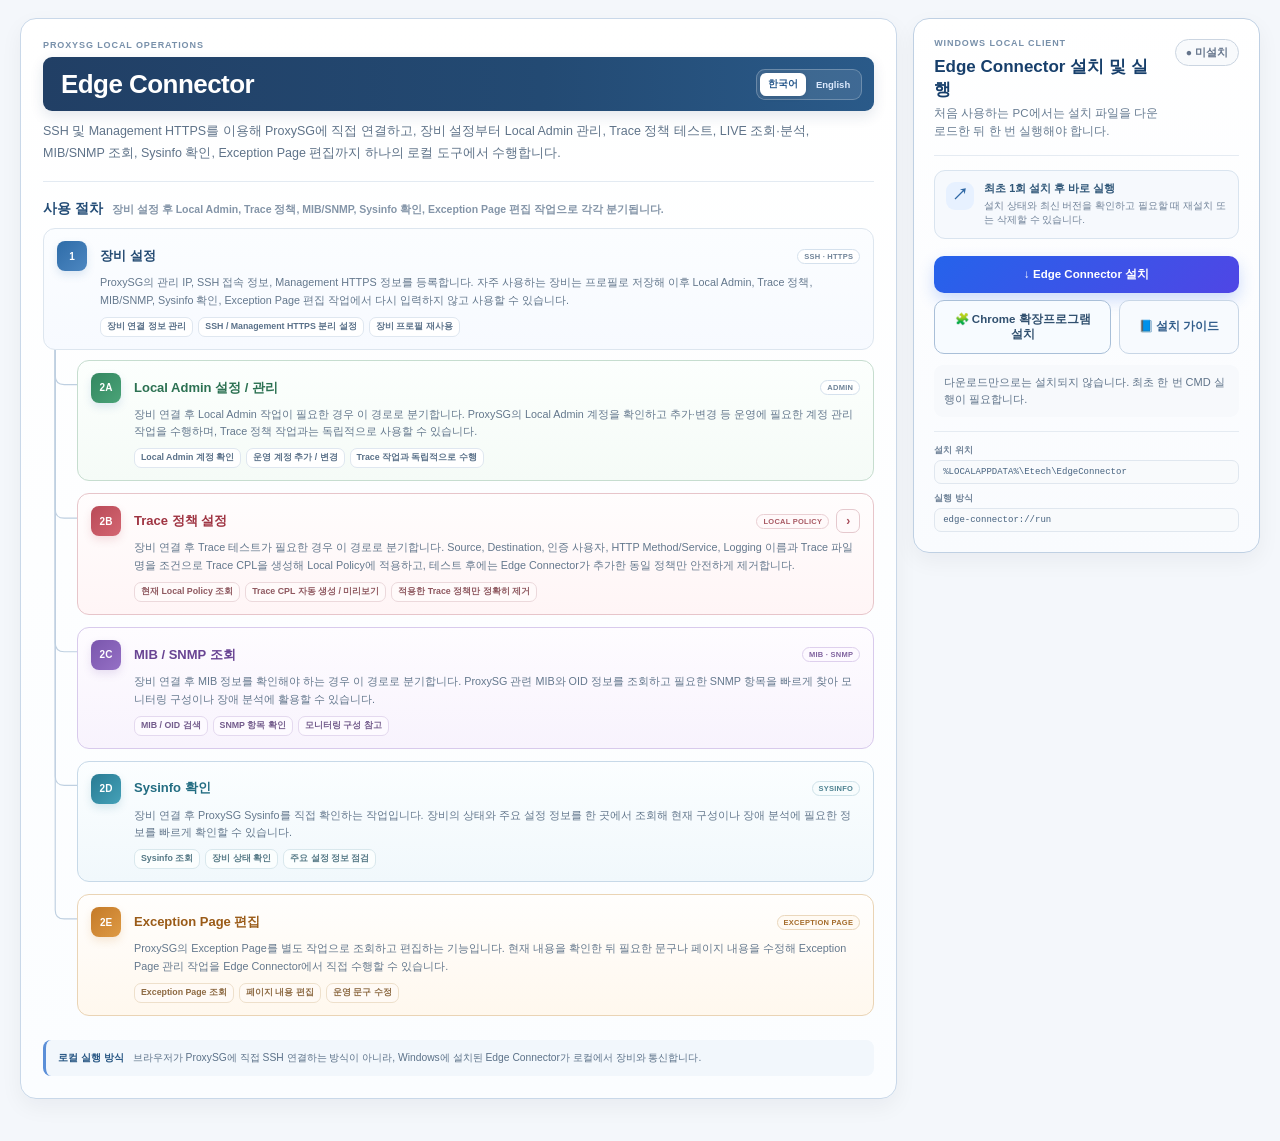
<file: index.html>
<!doctype html>
<html lang="ko">
<head>
<link rel="icon" href="data:image/svg+xml,%3Csvg xmlns='http://www.w3.org/2000/svg' viewBox='0 0 100 100'%3E%3Ctext y='.9em' font-size='90'%3E🌠%3C/text%3E%3C/svg%3E">
<link rel="stylesheet" href="https://etech-symantec.github.io/style.css" />
<link rel="preconnect" href="https://fonts.googleapis.com">
<link rel="preconnect" href="https://fonts.gstatic.com" crossorigin>
<link href="https://fonts.googleapis.com/css2?family=Do+Hyeon&display=swap" rel="stylesheet">
<meta charset="utf-8">
<meta name="viewport" content="width=device-width,initial-scale=1">
<meta name="color-scheme" content="light">
<title>ProxySG Edge Connector</title>
<link rel="stylesheet" href="./styles.css">

</head>
<body>
<script>
  window.pageTitle = "Edge Connector";
  window.pageVersion = "ver.2026.10.16";
</script> 
<script src="https://etech-symantec.github.io/header.js"></script>
  
<main class="page">
  <div class="main-grid">

    <!-- 왼쪽: Edge Connector 상세 기능 카드 -->
    <section class="card info-card">
      <div class="info-card-head">
        <div class="eyebrow">ProxySG Local Operations</div>

        <div class="title-banner">
          <h1 data-k="Edge Connector" data-e="Edge Connector">Edge Connector</h1>
          <div class="lang title-lang">
            <button data-lang="ko" class="active">한국어</button>
            <button data-lang="en">English</button>
          </div>
        </div>

        <p class="lead"
           data-k="SSH 및 Management HTTPS를 이용해 ProxySG에 직접 연결하고, 장비 설정부터 Local Admin 관리, Trace 정책 테스트, LIVE 조회·분석, MIB/SNMP 조회, Sysinfo 확인, Exception Page 편집까지 하나의 로컬 도구에서 수행합니다."
           data-e="Connect directly to ProxySG over SSH and Management HTTPS, then handle device setup, Local Admin management, Trace policy testing, LIVE monitoring and analysis, MIB/SNMP lookup, Sysinfo review, and Exception Page editing as separate workflows in one local tool.">
           SSH 및 Management HTTPS를 이용해 ProxySG에 직접 연결하고, 장비 설정부터 Local Admin 관리, Trace 정책 테스트, LIVE 조회와 분석까지 하나의 로컬 도구에서 수행합니다.
        </p>
      </div>

      <div class="workflow-title">
        <span data-k="사용 절차" data-e="Workflow">사용 절차</span>
        <small data-k="장비 설정 후 Local Admin, Trace 정책, MIB/SNMP, Sysinfo 확인, Exception Page 편집 작업으로 각각 분기됩니다." data-e="After Device Settings, branch separately into Local Admin, Trace Policy, MIB/SNMP, Sysinfo Review, or Exception Page Editing.">장비 설정 후 Local Admin, Trace 정책, MIB/SNMP 작업으로 분기됩니다.</small>
      </div>

      <div class="workflow-tree explorer-tree">
        <svg id="workflowTreeSvg" class="workflow-tree-svg" aria-hidden="true"></svg>

        <article class="workflow-step explorer-node tree-root-node">
          <div class="step-no">1</div>
          <div class="step-body">
            <div class="step-head">
              <h3 data-k="장비 설정" data-e="Device Settings">장비 설정</h3>
              <span class="step-tag">SSH · HTTPS</span>
            </div>
            <p data-k="ProxySG의 관리 IP, SSH 접속 정보, Management HTTPS 정보를 등록합니다. 자주 사용하는 장비는 프로필로 저장해 이후 Local Admin, Trace 정책, MIB/SNMP, Sysinfo 확인, Exception Page 편집 작업에서 다시 입력하지 않고 사용할 수 있습니다."
               data-e="Register the ProxySG management IP, SSH access information, and Management HTTPS settings. Frequently used devices can be saved as profiles and reused later for Local Admin, Trace policy, MIB/SNMP, Sysinfo review, or Exception Page editing.">
               ProxySG의 관리 IP, SSH 접속 정보, Management HTTPS 정보를 등록합니다. 자주 사용하는 장비는 프로필로 저장해 이후 Local Admin 관리나 Trace 정책 작업에서 다시 입력하지 않고 사용할 수 있습니다.
            </p>
            <div class="step-points">
              <span data-k="장비 연결 정보 관리" data-e="Manage device connection settings">장비 연결 정보 관리</span>
              <span data-k="SSH / Management HTTPS 분리 설정" data-e="Separate SSH / Management HTTPS settings">SSH / Management HTTPS 분리 설정</span>
              <span data-k="장비 프로필 재사용" data-e="Reuse saved device profiles">장비 프로필 재사용</span>
            </div>
          </div>
        </article>

        <div class="tree-children level-1">
          <article class="workflow-step explorer-node local-admin-node tree-child">
            <div class="step-no">2A</div>
            <div class="step-body">
              <div class="step-head">
                <h3 data-k="Local Admin 설정 / 관리" data-e="Local Admin Setup / Management">Local Admin 설정 / 관리</h3>
                <span class="step-tag">ADMIN</span>
              </div>
              <p data-k="장비 연결 후 Local Admin 작업이 필요한 경우 이 경로로 분기합니다. ProxySG의 Local Admin 계정을 확인하고 추가·변경 등 운영에 필요한 계정 관리 작업을 수행하며, Trace 정책 작업과는 독립적으로 사용할 수 있습니다."
                 data-e="After connecting to the device, use this branch when Local Admin work is required. Review local administrative accounts and perform account operations such as additions or changes independently from the Trace policy workflow.">
                 장비 연결 후 Local Admin 작업이 필요한 경우 이 경로로 분기합니다. ProxySG의 Local Admin 계정을 확인하고 추가·변경 등 운영에 필요한 계정 관리 작업을 수행하며, Trace 정책 작업과는 독립적으로 사용할 수 있습니다.
              </p>
              <div class="step-points">
                <span data-k="Local Admin 계정 확인" data-e="Review Local Admin accounts">Local Admin 계정 확인</span>
                <span data-k="운영 계정 추가 / 변경" data-e="Add / change operational accounts">운영 계정 추가 / 변경</span>
                <span data-k="Trace 작업과 독립적으로 수행" data-e="Independent from Trace workflow">Trace 작업과 독립적으로 수행</span>
              </div>
            </div>
          </article>

          <div class="tree-branch trace-branch">
            <article class="workflow-step explorer-node trace-node tree-child">
              <div class="step-no">2B</div>
              <div class="step-body">
                <div class="step-head">
                  <h3 data-k="Trace 정책 설정" data-e="Trace Policy Setup">Trace 정책 설정</h3>
                  <span class="step-tag">LOCAL POLICY</span>
                </div>
                <p data-k="장비 연결 후 Trace 테스트가 필요한 경우 이 경로로 분기합니다. Source, Destination, 인증 사용자, HTTP Method/Service, Logging 이름과 Trace 파일명을 조건으로 Trace CPL을 생성해 Local Policy에 적용하고, 테스트 후에는 Edge Connector가 추가한 동일 정책만 안전하게 제거합니다."
                   data-e="After connecting to the device, use this branch when Trace testing is required. Build Trace CPL using Source, Destination, authenticated user, HTTP Method/Service, logging name, and Trace filename conditions, apply it to Local Policy, and later remove only the exact policy added by Edge Connector.">
                   장비 연결 후 Trace 테스트가 필요한 경우 이 경로로 분기합니다. Source, Destination, 인증 사용자, HTTP Method/Service, Logging 이름과 Trace 파일명을 조건으로 Trace CPL을 생성해 Local Policy에 적용하고, 테스트 후에는 Edge Connector가 추가한 동일 정책만 안전하게 제거합니다.
                </p>
                <div class="step-points">
                  <span data-k="현재 Local Policy 조회" data-e="Read current Local Policy">현재 Local Policy 조회</span>
                  <span data-k="Trace CPL 자동 생성 / 미리보기" data-e="Generate / preview Trace CPL">Trace CPL 자동 생성 / 미리보기</span>
                  <span data-k="적용한 Trace 정책만 정확히 제거" data-e="Remove only the exact applied Trace policy">적용한 Trace 정책만 정확히 제거</span>
                </div>
              </div>
            </article>

            <div class="tree-children level-2 single-child">
              <div class="tree-branch live-branch">
                <article class="workflow-step explorer-node downstream-node tree-child">
                  <div class="step-no">3</div>
                  <div class="step-body">
                    <div class="step-head">
                      <h3 data-k="LIVE Trace / Access Log 조회" data-e="LIVE Trace / Access Log">LIVE Trace / Access Log 조회</h3>
                      <span class="step-tag">LIVE</span>
                    </div>
                    <p data-k="Management HTTPS를 통해 생성된 Trace 파일과 Access Log를 실시간으로 조회합니다. 최근 세션 중심으로 확인하거나 전체 내용을 펼쳐 보고, 로그 조건에 따라 필요한 트랜잭션을 빠르게 좁힐 수 있습니다."
                       data-e="Read generated Trace files and Access Logs live through Management HTTPS. Focus on recent sessions or expand the full output, then narrow transactions quickly using log conditions.">
                       Management HTTPS를 통해 생성된 Trace 파일과 Access Log를 실시간으로 조회합니다. 최근 세션 중심으로 확인하거나 전체 내용을 펼쳐 보고, 로그 조건에 따라 필요한 트랜잭션을 빠르게 좁힐 수 있습니다.
                    </p>
                    <div class="step-points">
                      <span data-k="LIVE Trace 갱신" data-e="LIVE Trace refresh">LIVE Trace 갱신</span>
                      <span data-k="Access Log Tail" data-e="Access Log Tail">Access Log Tail</span>
                      <span data-k="최근 세션 / 전체 세션 전환" data-e="Recent / all session view">최근 세션 / 전체 세션 전환</span>
                    </div>
                  </div>
                </article>

                <div class="tree-children level-3 single-child">
                  <article class="workflow-step explorer-node downstream-node tree-child tree-last">
                    <div class="step-no">4</div>
                    <div class="step-body">
                      <div class="step-head">
                        <h3 data-k="세션 분석" data-e="Session Analysis">세션 분석</h3>
                        <span class="step-tag">ANALYSIS</span>
                      </div>
                      <p data-k="Trace와 Access Log에서 Verdict, Protocol, Response Code, Transaction Timing, Miss/N/A/Late 등의 정보를 기준으로 문제 세션을 분석합니다. 정책 결과와 응답 지연을 함께 확인해 장애 원인 파악 시간을 줄입니다."
                         data-e="Analyze problem sessions using Verdict, Protocol, Response Code, Transaction Timing, Miss/N/A/Late, and related Trace or Access Log evidence. Review policy results and response delay together to shorten troubleshooting time.">
                         Trace와 Access Log에서 Verdict, Protocol, Response Code, Transaction Timing, Miss/N/A/Late 등의 정보를 기준으로 문제 세션을 분석합니다. 정책 결과와 응답 지연을 함께 확인해 장애 원인 파악 시간을 줄입니다.
                      </p>
                      <div class="step-points">
                        <span data-k="Verdict / Protocol / Response Code" data-e="Verdict / Protocol / Response Code">Verdict / Protocol / Response Code</span>
                        <span data-k="Transaction Timing 확인" data-e="Transaction Timing review">Transaction Timing 확인</span>
                        <span data-k="Miss / N/A / Late 필터" data-e="Miss / N/A / Late filters">Miss / N/A / Late 필터</span>
                      </div>
                    </div>
                  </article>
                </div>
              </div>
            </div>
          </div>

          <article class="workflow-step explorer-node mib-node tree-child">
            <div class="step-no">2C</div>
            <div class="step-body">
              <div class="step-head">
                <h3 data-k="MIB / SNMP 조회" data-e="MIB / SNMP Lookup">MIB / SNMP 조회</h3>
                <span class="step-tag">MIB · SNMP</span>
              </div>
              <p data-k="장비 연결 후 MIB 정보를 확인해야 하는 경우 이 경로로 분기합니다. ProxySG 관련 MIB와 OID 정보를 조회하고 필요한 SNMP 항목을 빠르게 찾아 모니터링 구성이나 장애 분석에 활용할 수 있습니다."
                 data-e="Use this branch when MIB information is needed after connecting to the device. Look up ProxySG-related MIB and OID information, find required SNMP objects quickly, and use them for monitoring configuration or troubleshooting.">
                 장비 연결 후 MIB 정보를 확인해야 하는 경우 이 경로로 분기합니다. ProxySG 관련 MIB와 OID 정보를 조회하고 필요한 SNMP 항목을 빠르게 찾아 모니터링 구성이나 장애 분석에 활용할 수 있습니다.
              </p>
              <div class="step-points">
                <span data-k="MIB / OID 검색" data-e="Search MIB / OID">MIB / OID 검색</span>
                <span data-k="SNMP 항목 확인" data-e="Review SNMP objects">SNMP 항목 확인</span>
                <span data-k="모니터링 구성 참고" data-e="Use for monitoring setup">모니터링 구성 참고</span>
              </div>
            </div>
          </article>

          <article class="workflow-step explorer-node sysinfo-node tree-child">
            <div class="step-no">2D</div>
            <div class="step-body">
              <div class="step-head">
                <h3 data-k="Sysinfo 확인" data-e="Sysinfo Review">Sysinfo 확인</h3>
                <span class="step-tag">SYSINFO</span>
              </div>
              <p data-k="장비 연결 후 ProxySG Sysinfo를 직접 확인하는 작업입니다. 장비의 상태와 주요 설정 정보를 한 곳에서 조회해 현재 구성이나 장애 분석에 필요한 정보를 빠르게 확인할 수 있습니다."
                 data-e="Review ProxySG Sysinfo directly after connecting to the device. Use it to quickly inspect device status and key configuration information needed for configuration review or troubleshooting.">
                 장비 연결 후 ProxySG Sysinfo를 직접 확인하는 작업입니다. 장비의 상태와 주요 설정 정보를 한 곳에서 조회해 현재 구성이나 장애 분석에 필요한 정보를 빠르게 확인할 수 있습니다.
              </p>
              <div class="step-points">
                <span data-k="Sysinfo 조회" data-e="View Sysinfo">Sysinfo 조회</span>
                <span data-k="장비 상태 확인" data-e="Review device status">장비 상태 확인</span>
                <span data-k="주요 설정 정보 점검" data-e="Review key configuration">주요 설정 정보 점검</span>
              </div>
            </div>
          </article>

          <article class="workflow-step explorer-node exception-node tree-child">
            <div class="step-no">2E</div>
            <div class="step-body">
              <div class="step-head">
                <h3 data-k="Exception Page 편집" data-e="Exception Page Editing">Exception Page 편집</h3>
                <span class="step-tag">EXCEPTION PAGE</span>
              </div>
              <p data-k="ProxySG의 Exception Page를 별도 작업으로 조회하고 편집하는 기능입니다. 현재 내용을 확인한 뒤 필요한 문구나 페이지 내용을 수정해 Exception Page 관리 작업을 Edge Connector에서 직접 수행할 수 있습니다."
                 data-e="Review and edit ProxySG Exception Pages as a separate workflow. Inspect the current content, modify required text or page content, and manage Exception Pages directly from Edge Connector.">
                 ProxySG의 Exception Page를 별도 작업으로 조회하고 편집하는 기능입니다. 현재 내용을 확인한 뒤 필요한 문구나 페이지 내용을 수정해 Exception Page 관리 작업을 Edge Connector에서 직접 수행할 수 있습니다.
              </p>
              <div class="step-points">
                <span data-k="Exception Page 조회" data-e="View Exception Page">Exception Page 조회</span>
                <span data-k="페이지 내용 편집" data-e="Edit page content">페이지 내용 편집</span>
                <span data-k="운영 문구 수정" data-e="Update operational text">운영 문구 수정</span>
              </div>
            </div>
          </article>
        </div>

      </div>

      <div class="security-note">
        <b data-k="로컬 실행 방식" data-e="Local execution model">로컬 실행 방식</b>
        <span data-k="브라우저가 ProxySG에 직접 SSH 연결하는 방식이 아니라, Windows에 설치된 Edge Connector가 로컬에서 장비와 통신합니다."
              data-e="The browser does not connect to ProxySG over SSH directly. The locally installed Windows Edge Connector communicates with the device.">
          브라우저가 ProxySG에 직접 SSH 연결하는 방식이 아니라, Windows에 설치된 Edge Connector가 로컬에서 장비와 통신합니다.
        </span>
      </div>
    </section>

    <!-- 오른쪽: 설치 / 실행 카드 -->
    <aside class="card install-card">
      <div class="head install-head">
        <div>
          <div class="eyebrow">Windows Local Client</div>
          <div class="title" data-k="Edge Connector 설치 및 실행" data-e="Install & Run Edge Connector">Edge Connector 설치 및 실행</div>
          <div class="desc" id="desc"></div>
        </div>
        <div class="status" id="status">●</div>
      </div>

      <div class="install-summary">
        <div class="summary-icon">↗</div>
        <div>
          <b data-k="최초 1회 설치 후 바로 실행" data-e="Install once, then launch directly">최초 1회 설치 후 바로 실행</b>
          <span data-k="설치 상태와 최신 버전을 확인하고 필요할 때 재설치 또는 삭제할 수 있습니다."
                data-e="Check installation and version status, then reinstall or remove the connector when needed.">
            설치 상태와 최신 버전을 확인하고 필요할 때 재설치 또는 삭제할 수 있습니다.
          </span>
        </div>
      </div>

      <div class="actions">
        <button id="mainBtn" class="btn primary"></button>
        <div class="extension-actions">
          <button id="extensionBtn" class="btn version"
                  data-k="🧩 Chrome 확장프로그램 설치"
                  data-e="🧩 Install Chrome Extension">🧩 Chrome 확장프로그램 설치</button>
          <button id="extensionGuideBtn" class="btn guide"
                  data-k="📘 설치 가이드"
                  data-e="📘 Install Guide">📘 설치 가이드</button>
        </div>
        <button id="versionBtn" class="btn version" style="display:none"></button>
        <button id="deleteBtn" class="btn delete" style="display:none"></button>
      </div>

      <div class="note" id="note"></div>
      <div id="versionBox" class="versionBox"></div>

      <div id="installNotice" class="notice">
        <h3 id="installTitle"></h3>
        <div id="installLead"></div>
        <div class="file">Install_Edge_Connector.cmd</div>
        <ol><li id="is1"></li><li id="is2"></li><li id="is3"></li></ol>
      </div>

      <div id="deleteNotice" class="notice red">
        <h3 id="deleteTitle"></h3>
        <div id="deleteLead"></div>
        <div class="file">Uninstall_Edge_Connector.cmd</div>
        <ol><li id="ds1"></li><li id="ds2"></li><li id="ds3"></li></ol>
      </div>

      <div class="install-foot">
        <div>
          <b data-k="설치 위치" data-e="Install location">설치 위치</b>
          <code>%LOCALAPPDATA%\Etech\EdgeConnector</code>
        </div>
        <div>
          <b data-k="실행 방식" data-e="Launch method">실행 방식</b>
          <code>edge-connector://run</code>
        </div>
      </div>
    </aside>

  </div>
</main>


  <script src="./app.js" defer></script>
</body>
</html>
</file>
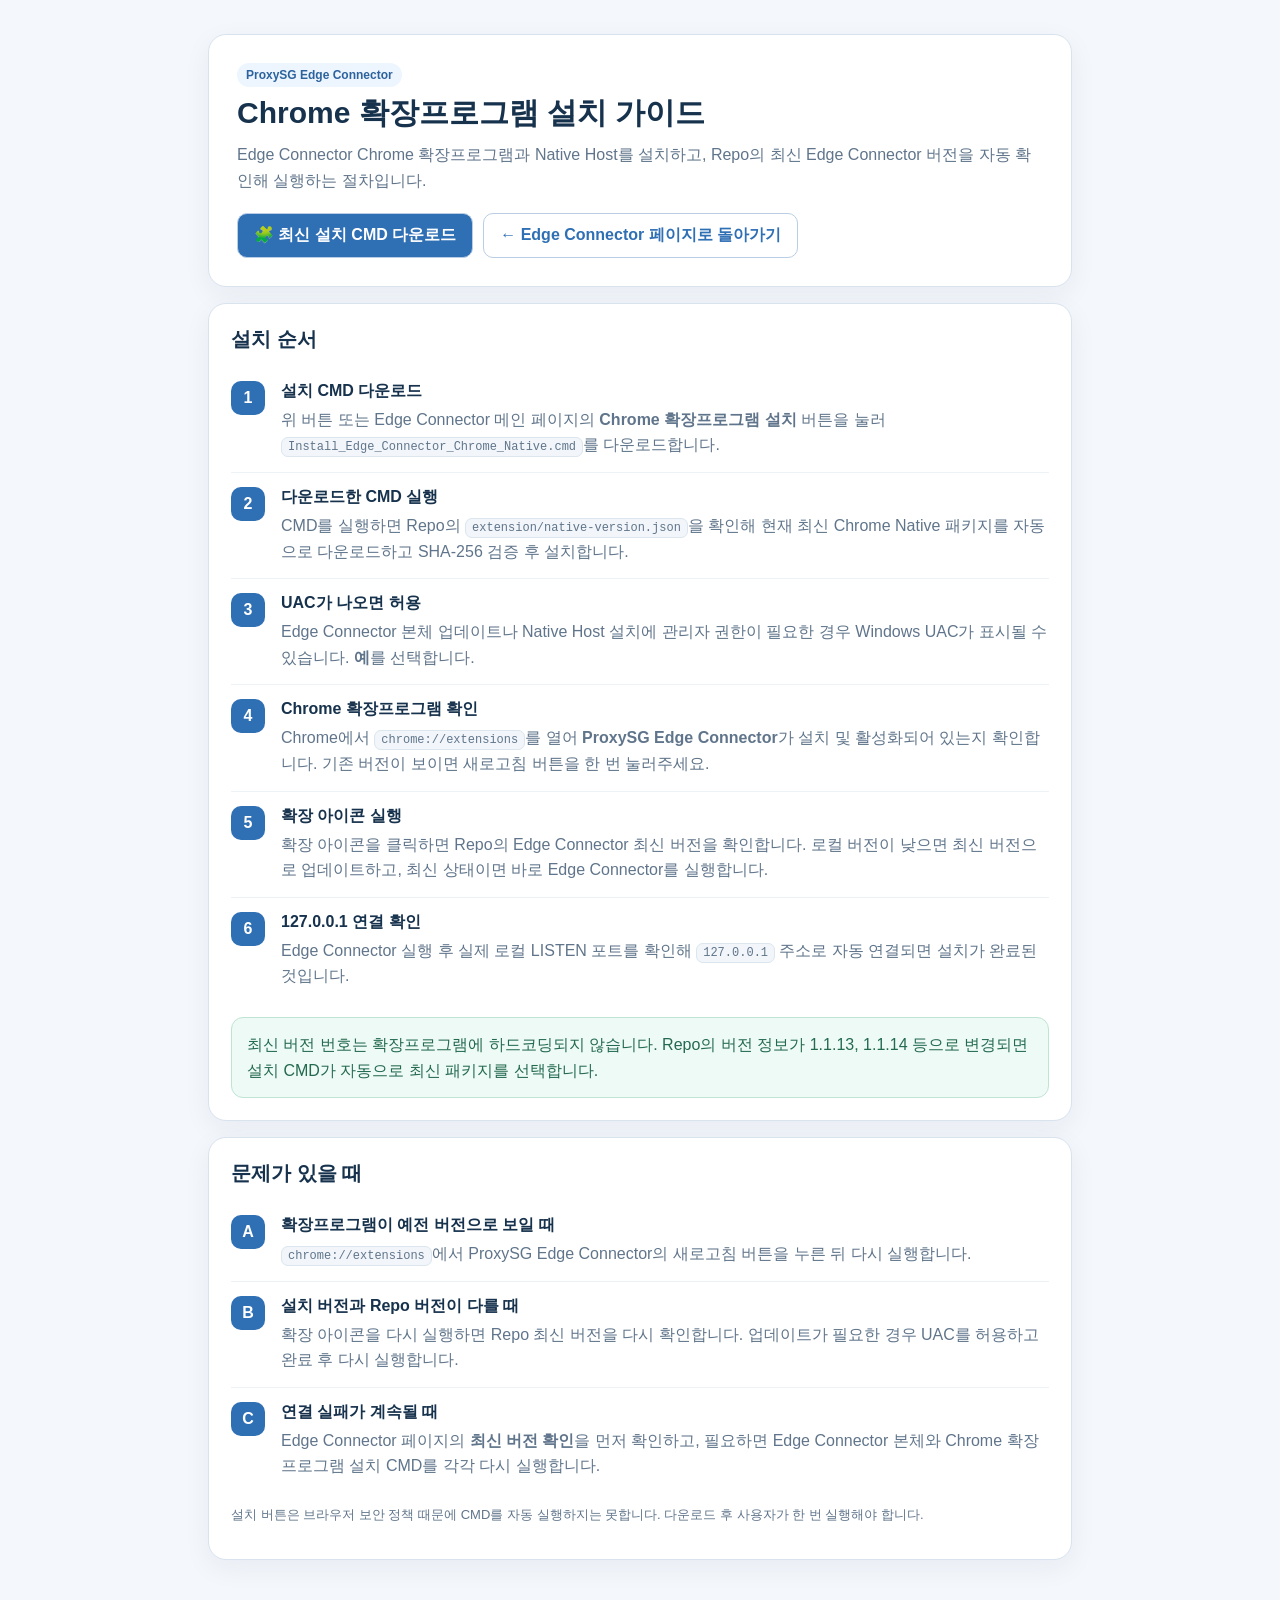
<file: extension-install-guide.html>
<!doctype html>
<html lang="ko">
<head>
<meta charset="utf-8">
<meta name="viewport" content="width=device-width,initial-scale=1">
<meta name="color-scheme" content="light">
<title>Edge Connector Chrome 확장프로그램 설치 가이드</title>
<link rel="stylesheet" href="https://etech-symantec.github.io/style.css">
<style>
:root{--ink:#17324d;--muted:#60758b;--line:#d8e3ee;--blue:#2e69b3;--soft:#f6f9fc;--green:#21825e;--warn:#9b651d}
*{box-sizing:border-box}
body{margin:0;background:#f4f7fb;color:var(--ink);font-family:Arial,"Apple SD Gothic Neo","Noto Sans KR",sans-serif}
.page{max-width:900px;margin:0 auto;padding:34px 18px 60px}
.hero,.card{background:#fff;border:1px solid var(--line);border-radius:18px;box-shadow:0 8px 28px rgba(37,73,111,.06)}
.hero{padding:28px}
.hero h1{margin:6px 0 8px;font-size:30px}
.hero p{margin:0;color:var(--muted);line-height:1.65}
.badge{display:inline-block;padding:5px 9px;border-radius:999px;background:#edf5ff;color:#2c639d;font-size:12px;font-weight:700}
.card{margin-top:16px;padding:22px}
.card h2{margin:0 0 14px;font-size:20px}
.step{display:grid;grid-template-columns:38px minmax(0,1fr);gap:12px;padding:14px 0;border-top:1px solid #edf2f7}
.step:first-of-type{border-top:0}
.no{width:34px;height:34px;border-radius:10px;background:#2f6fb4;color:#fff;display:flex;align-items:center;justify-content:center;font-weight:800}
.step b{display:block;margin-bottom:5px}
.step p{margin:0;color:var(--muted);line-height:1.6}
code{background:#f2f6fa;border:1px solid #dce6ef;border-radius:7px;padding:2px 6px;font-size:12px}
.notice{margin-top:14px;padding:14px 15px;border-radius:12px;background:#fff8ec;border:1px solid #ead6af;color:#78531f;line-height:1.6}
.ok{background:#eefaf5;border-color:#bfe4d3;color:#246a51}
.actions{display:flex;gap:10px;flex-wrap:wrap;margin-top:18px}
.btn{display:inline-flex;align-items:center;justify-content:center;text-decoration:none;padding:11px 16px;border-radius:10px;font-weight:700;border:1px solid #b9cee4;background:#2f6fb4;color:#fff}
.btn.secondary{background:#fff;color:#2f6fb4}
.small{font-size:13px;color:var(--muted)}
</style>
</head>
<body>
<main class="page">
<section class="hero">
  <div class="badge">ProxySG Edge Connector</div>
  <h1>Chrome 확장프로그램 설치 가이드</h1>
  <p>Edge Connector Chrome 확장프로그램과 Native Host를 설치하고, Repo의 최신 Edge Connector 버전을 자동 확인해 실행하는 절차입니다.</p>
  <div class="actions">
    <a class="btn" href="./extension/Install_Edge_Connector_Chrome_Native.cmd" download>🧩 최신 설치 CMD 다운로드</a>
    <a class="btn secondary" href="./">← Edge Connector 페이지로 돌아가기</a>
  </div>
</section>

<section class="card">
  <h2>설치 순서</h2>

  <div class="step">
    <div class="no">1</div>
    <div>
      <b>설치 CMD 다운로드</b>
      <p>위 버튼 또는 Edge Connector 메인 페이지의 <strong>Chrome 확장프로그램 설치</strong> 버튼을 눌러 <code>Install_Edge_Connector_Chrome_Native.cmd</code>를 다운로드합니다.</p>
    </div>
  </div>

  <div class="step">
    <div class="no">2</div>
    <div>
      <b>다운로드한 CMD 실행</b>
      <p>CMD를 실행하면 Repo의 <code>extension/native-version.json</code>을 확인해 현재 최신 Chrome Native 패키지를 자동으로 다운로드하고 SHA-256 검증 후 설치합니다.</p>
    </div>
  </div>

  <div class="step">
    <div class="no">3</div>
    <div>
      <b>UAC가 나오면 허용</b>
      <p>Edge Connector 본체 업데이트나 Native Host 설치에 관리자 권한이 필요한 경우 Windows UAC가 표시될 수 있습니다. <strong>예</strong>를 선택합니다.</p>
    </div>
  </div>

  <div class="step">
    <div class="no">4</div>
    <div>
      <b>Chrome 확장프로그램 확인</b>
      <p>Chrome에서 <code>chrome://extensions</code>를 열어 <strong>ProxySG Edge Connector</strong>가 설치 및 활성화되어 있는지 확인합니다. 기존 버전이 보이면 새로고침 버튼을 한 번 눌러주세요.</p>
    </div>
  </div>

  <div class="step">
    <div class="no">5</div>
    <div>
      <b>확장 아이콘 실행</b>
      <p>확장 아이콘을 클릭하면 Repo의 Edge Connector 최신 버전을 확인합니다. 로컬 버전이 낮으면 최신 버전으로 업데이트하고, 최신 상태이면 바로 Edge Connector를 실행합니다.</p>
    </div>
  </div>

  <div class="step">
    <div class="no">6</div>
    <div>
      <b>127.0.0.1 연결 확인</b>
      <p>Edge Connector 실행 후 실제 로컬 LISTEN 포트를 확인해 <code>127.0.0.1</code> 주소로 자동 연결되면 설치가 완료된 것입니다.</p>
    </div>
  </div>

  <div class="notice ok">
    최신 버전 번호는 확장프로그램에 하드코딩되지 않습니다. Repo의 버전 정보가 1.1.13, 1.1.14 등으로 변경되면 설치 CMD가 자동으로 최신 패키지를 선택합니다.
  </div>
</section>

<section class="card">
  <h2>문제가 있을 때</h2>
  <div class="step">
    <div class="no">A</div>
    <div>
      <b>확장프로그램이 예전 버전으로 보일 때</b>
      <p><code>chrome://extensions</code>에서 ProxySG Edge Connector의 새로고침 버튼을 누른 뒤 다시 실행합니다.</p>
    </div>
  </div>
  <div class="step">
    <div class="no">B</div>
    <div>
      <b>설치 버전과 Repo 버전이 다를 때</b>
      <p>확장 아이콘을 다시 실행하면 Repo 최신 버전을 다시 확인합니다. 업데이트가 필요한 경우 UAC를 허용하고 완료 후 다시 실행합니다.</p>
    </div>
  </div>
  <div class="step">
    <div class="no">C</div>
    <div>
      <b>연결 실패가 계속될 때</b>
      <p>Edge Connector 페이지의 <strong>최신 버전 확인</strong>을 먼저 확인하고, 필요하면 Edge Connector 본체와 Chrome 확장프로그램 설치 CMD를 각각 다시 실행합니다.</p>
    </div>
  </div>
  <p class="small">설치 버튼은 브라우저 보안 정책 때문에 CMD를 자동 실행하지는 못합니다. 다운로드 후 사용자가 한 번 실행해야 합니다.</p>
</section>
</main>
</body>
</html>
</file>
<file: styles.css>
:root{--bg:#f4f7fb;--card:#fff;--line:#d9e3ee;--text:#18324d;--muted:#667b91;--blue:#2563eb;--blue2:#4f46e5;--green:#087a55;--amber:#a05b00;--red:#a92332}
*{box-sizing:border-box}
html,body{margin:0;min-height:100%;background:var(--bg);font-family:Inter,"Segoe UI",Arial,sans-serif;color:var(--text)}
.top{height:56px;display:flex;align-items:center;padding:0 24px;background:linear-gradient(90deg,#173f6b,#285d91);color:#fff;box-shadow:0 2px 10px rgba(15,23,42,.15)}
.brand{font-size:17px;font-weight:900;letter-spacing:-.35px}.sub{margin-left:10px;font-size:10px;opacity:.7}
.top .lang{margin-left:auto;display:flex;gap:2px;padding:3px;border-radius:9px;background:rgba(255,255,255,.12)}
.lang button{border:0;background:transparent;color:#dceafe;padding:6px 9px;border-radius:7px;font-size:10px;font-weight:800;cursor:pointer}
.lang button.active{background:#fff;color:#24568a}
.page{max-width:1180px;margin:18px auto 42px;padding:0 20px}
.hero{display:grid;grid-template-columns:minmax(0,1fr) auto;gap:18px;align-items:center;border:1px solid #a9c4e5;border-radius:18px;background:linear-gradient(135deg,#eaf3ff,#fff 58%,#edf5ff);padding:22px;box-shadow:0 14px 34px rgba(34,76,124,.1)}
.hero h1{margin:0;color:#173f6b;font-size:23px;letter-spacing:-.55px}.hero p{margin:8px 0 0;color:#587089;font-size:12px;line-height:1.7}
.badge{display:inline-flex;align-items:center;gap:6px;border:1px solid #92d6bc;background:#edfcf6;color:#087a55;border-radius:999px;padding:7px 10px;font-size:10px;font-weight:850}
.flow{display:grid;grid-template-columns:repeat(5,minmax(0,1fr));gap:8px;margin-top:13px}
.step{border:1px solid #d8e3ef;border-radius:11px;background:rgba(255,255,255,.75);padding:10px}.step b{display:block;color:#28547f;font-size:10.5px;margin-bottom:4px}.step span{color:#718196;font-size:9.5px;line-height:1.45}
.card{margin-top:14px;border:1px solid var(--line);border-radius:16px;background:var(--card);padding:20px;box-shadow:0 8px 22px rgba(15,23,42,.05)}
.head{display:flex;align-items:flex-start;gap:12px}.title{font-size:18px;font-weight:900;color:#173f6b}.desc{font-size:11px;color:var(--muted);margin-top:4px}
.status{margin-left:auto;display:flex;align-items:center;gap:6px;border:1px solid #cbd5e1;background:#f8fafc;color:#64748b;border-radius:999px;padding:6px 9px;font-size:10px;font-weight:900}
.status.on{border-color:#8fd7bd;background:#ecfdf5;color:var(--green)}.status.pending{border-color:#f1b865;background:#fff7e6;color:#9a5a00}
.actions{display:flex;gap:8px;flex-wrap:wrap;margin-top:17px}
.btn{border:0;border-radius:10px;padding:11px 15px;font-size:11px;font-weight:900;cursor:pointer;transition:.14s ease}
.btn.primary{background:linear-gradient(135deg,var(--blue),var(--blue2));color:#fff;box-shadow:0 7px 16px rgba(37,99,235,.22)}
.btn.version{border:1px solid #a9bfd8;background:#f7fbff;color:#31506f}.btn.delete{border:1px solid #ef9aa4;background:#fff1f2;color:var(--red)}
.btn.warn{background:linear-gradient(135deg,#d97706,#ea580c);color:#fff}
.note{margin-top:11px;color:#60748a;font-size:10.5px;line-height:1.55}
.notice{display:none;margin-top:15px;border:2px solid #f59e0b;border-radius:14px;background:#fff8e8;padding:15px;color:#70420d}.notice.show{display:block}.notice.red{border-color:#e35d6a;background:#fff1f2;color:#7c2430}
.notice h3{margin:0 0 6px;font-size:16px}.file{margin:9px 0;border:1px solid currentColor;border-radius:8px;background:rgba(255,255,255,.7);padding:8px 10px;font:800 11px Consolas,monospace}
.notice ol{margin:8px 0 0;padding-left:21px;font-size:10.5px;line-height:1.7}
.versionBox{display:none;margin-top:12px;padding:12px;border:1px solid #cdd9e7;border-radius:11px;background:#f8fbff;font-size:10.5px;line-height:1.6}.versionBox.show{display:block}.versionBox.ok{border-color:#9ddbc5;background:#f0fdf7;color:#17654d}.versionBox.warn{border-color:#efc171;background:#fff8e8;color:#84500b}.versionBox.error{border-color:#efb0b7;background:#fff2f3;color:#8f2632}
@media(max-width:850px){.flow{grid-template-columns:repeat(2,1fr)}.hero{grid-template-columns:1fr}.page{padding:0 12px}}

/* ===== v21 layout: 상세 기능 좌측 + 설치 카드 우측 ===== */
.top{display:none !important}
.page{max-width:1440px;margin:18px auto 42px;padding:0 20px}
.main-grid{
  display:grid;
  grid-template-columns:minmax(0,2.15fr) minmax(330px,.85fr);
  gap:16px;
  align-items:start;
}
.card{margin-top:0}

.info-card{
  padding:22px;
  border-color:#c9d8e9;
  background:linear-gradient(180deg,#ffffff 0%,#fbfdff 100%);
}
.info-card-head{
  display:flex;
  align-items:flex-start;
  justify-content:space-between;
  gap:18px;
  padding-bottom:17px;
  border-bottom:1px solid #e3eaf2;
}
.eyebrow{
  color:#7890aa;
  font-size:9px;
  line-height:1;
  font-weight:900;
  text-transform:uppercase;
  letter-spacing:.9px;
  margin-bottom:7px;
}
.info-card h1{
  margin:0;
  color:#173f6b;
  font-size:24px;
  line-height:1.15;
  letter-spacing:-.55px;
}
.lead{
  margin:8px 0 0;
  max-width:790px;
  color:#5f7389;
  font-size:11.5px;
  line-height:1.7;
}
.info-card-tools{
  flex:0 0 auto;
  display:flex;
  flex-direction:column;
  align-items:flex-end;
  gap:8px;
}
.info-card-tools .lang{
  display:flex;
  gap:2px;
  padding:3px;
  border:1px solid #d5e0eb;
  border-radius:9px;
  background:#f7faff;
}
.info-card-tools .lang button{
  border:0;
  background:transparent;
  color:#667b91;
  padding:5px 8px;
  border-radius:6px;
  font-size:9.5px;
  font-weight:850;
  cursor:pointer;
}
.info-card-tools .lang button.active{
  background:#fff;
  color:#24568a;
  box-shadow:0 1px 5px rgba(36,86,138,.10);
}

.workflow-title{
  display:flex;
  align-items:baseline;
  gap:9px;
  margin:18px 0 10px;
  color:#234c76;
  font-size:13px;
  font-weight:900;
}
.workflow-title small{
  color:#8495a8;
  font-size:9.5px;
  font-weight:600;
}
.workflow-list{
  display:flex;
  flex-direction:column;
  gap:9px;
}
.workflow-step{
  display:grid;
  grid-template-columns:34px minmax(0,1fr);
  gap:11px;
  padding:12px 13px;
  border:1px solid #dde6ef;
  border-radius:12px;
  background:linear-gradient(180deg,#fbfdff,#f7faff);
  transition:border-color .14s ease,box-shadow .14s ease,transform .14s ease;
}
.workflow-step:hover{
  border-color:#b5cbe2;
  box-shadow:0 5px 14px rgba(33,78,125,.06);
  transform:translateY(-1px);
}
.step-no{
  width:28px;
  height:28px;
  display:flex;
  align-items:center;
  justify-content:center;
  margin-top:1px;
  border-radius:9px;
  background:linear-gradient(135deg,#2e6ca8,#4d87c1);
  color:#fff;
  font-size:11px;
  font-weight:900;
  box-shadow:0 4px 9px rgba(45,105,165,.15);
}
.step-head{
  display:flex;
  align-items:center;
  gap:7px;
}
.step-head h3{
  margin:0;
  color:#244b73;
  font-size:12px;
  line-height:1.25;
}
.step-tag{
  margin-left:auto;
  border:1px solid #d5e1ed;
  background:#fff;
  color:#6f8398;
  border-radius:999px;
  padding:2px 6px;
  font-size:7.5px;
  font-weight:900;
  letter-spacing:.25px;
}
.step-body p{
  margin:5px 0 7px;
  color:#64788d;
  font-size:10px;
  line-height:1.6;
}
.step-points{
  display:flex;
  flex-wrap:wrap;
  gap:5px;
}
.step-points span{
  border:1px solid #dfe7f0;
  border-radius:7px;
  background:#fff;
  color:#5a7189;
  padding:3px 6px;
  font-size:8.2px;
  font-weight:750;
}
.security-note{
  margin-top:12px;
  display:flex;
  gap:9px;
  align-items:flex-start;
  padding:10px 12px;
  border-left:3px solid #5b8fd8;
  border-radius:8px;
  background:#f2f7fc;
  color:#5c7289;
  font-size:9.5px;
  line-height:1.55;
}
.security-note b{
  flex:0 0 auto;
  color:#285784;
}

.install-card{
  position:sticky;
  top:18px;
  padding:20px;
  border-color:#bfd0e3;
  background:linear-gradient(180deg,#ffffff,#f9fbfe);
}
.install-head{
  align-items:flex-start;
  padding-bottom:14px;
  border-bottom:1px solid #e5ebf2;
}
.install-head .title{
  font-size:16px;
}
.install-summary{
  display:flex;
  gap:10px;
  margin-top:14px;
  padding:11px;
  border:1px solid #d9e4ef;
  border-radius:11px;
  background:#f6f9fd;
}
.summary-icon{
  width:28px;height:28px;flex:0 0 28px;
  display:flex;align-items:center;justify-content:center;
  border-radius:9px;
  background:#e7f1ff;
  color:#2f68a5;
  font-weight:900;
}
.install-summary b{
  display:block;
  color:#315879;
  font-size:10px;
  margin-bottom:3px;
}
.install-summary span{
  display:block;
  color:#718399;
  font-size:9px;
  line-height:1.45;
}
.install-card .actions{
  display:grid;
  grid-template-columns:1fr;
  gap:7px;
}
.install-card .btn{
  width:100%;
  margin:0;
}
.install-card .note{
  padding:9px 10px;
  border-radius:9px;
  background:#f7f9fc;
}
.install-card .versionBox{
  margin-top:9px;
}
.install-card .notice{
  padding:12px;
}
.install-card .notice h3{
  font-size:13px;
}
.install-card .file{
  font-size:9px;
  overflow-wrap:anywhere;
}
.install-foot{
  margin-top:14px;
  padding-top:12px;
  border-top:1px solid #e5ebf2;
  display:grid;
  gap:8px;
}
.install-foot div{
  display:flex;
  flex-direction:column;
  gap:3px;
}
.install-foot b{
  color:#72859a;
  font-size:8.5px;
}
.install-foot code{
  display:block;
  padding:6px 8px;
  border:1px solid #e0e7ef;
  border-radius:7px;
  background:#f8fafc;
  color:#46627f;
  font-size:8.5px;
  overflow-wrap:anywhere;
}

@media(max-width:1050px){
  .main-grid{grid-template-columns:1fr}
  .install-card{position:static}
}
@media(max-width:720px){
  .page{padding:0 12px;margin-top:12px}
  .info-card-head{flex-direction:column}
  .info-card-tools{width:100%;flex-direction:row;justify-content:space-between;align-items:center}
  .step-head{align-items:flex-start}
  .step-tag{display:none}
  .workflow-step{grid-template-columns:30px minmax(0,1fr)}
}


/* ===== v21.1: status badge / branch workflow / readability ===== */
.install-head{
  display:grid !important;
  grid-template-columns:minmax(0,1fr) auto !important;
  align-items:start !important;
  gap:12px !important;
}
.status{
  margin-left:0 !important;
  flex:0 0 auto !important;
  display:inline-flex !important;
  align-items:center !important;
  justify-content:center !important;
  gap:5px !important;
  width:auto !important;
  min-width:max-content !important;
  max-width:none !important;
  white-space:nowrap !important;
  word-break:keep-all !important;
  overflow-wrap:normal !important;
  line-height:1 !important;
  padding:7px 10px !important;
  font-size:10.5px !important;
}
.status::first-letter{white-space:nowrap}

/* Slightly larger typography throughout */
.info-card h1{font-size:26px !important}
.lead{font-size:12.5px !important;line-height:1.72 !important}
.workflow-title{font-size:14px !important}
.workflow-title small{font-size:10.5px !important}
.step-head h3{font-size:13px !important}
.step-body p{font-size:10.8px !important;line-height:1.65 !important}
.step-points span{font-size:8.8px !important}
.security-note{font-size:10.3px !important}
.install-head .title{font-size:17px !important}
.desc{font-size:11.5px !important;line-height:1.55}
.install-summary b{font-size:10.8px !important}
.install-summary span{font-size:9.7px !important}
.btn{font-size:11.5px !important}
.note{font-size:11px !important}
.install-foot b{font-size:9px !important}
.install-foot code{font-size:9px !important}

/* Branch workflow visual */
.branch-flow{
  margin:18px 0 12px;
  padding:14px;
  border:1px solid #d7e3ef;
  border-radius:13px;
  background:linear-gradient(180deg,#f8fbff,#f3f8fd);
}
.branch-title{
  display:flex;
  align-items:baseline;
  gap:8px;
  margin-bottom:12px;
  color:#244f79;
  font-size:12px;
  font-weight:900;
}
.branch-title small{
  color:#8293a6;
  font-size:9.5px;
  font-weight:650;
}
.branch-start{
  display:flex;
  justify-content:center;
}
.branch-node{
  position:relative;
  min-width:160px;
  padding:9px 12px;
  border:1px solid #cddbea;
  border-radius:10px;
  background:#fff;
  text-align:center;
  color:#315878;
  box-shadow:0 3px 10px rgba(34,76,124,.04);
}
.branch-node b{
  display:block;
  font-size:10.8px;
  margin-bottom:2px;
}
.branch-node span{
  display:block;
  color:#75879a;
  font-size:8.8px;
  line-height:1.35;
}
.branch-split{
  position:relative;
  display:grid;
  grid-template-columns:1fr 1fr;
  gap:22px;
  margin-top:30px;
}
.branch-split::before{
  content:"";
  position:absolute;
  top:-18px;
  left:25%;
  right:25%;
  height:1px;
  background:#9db6d0;
}
.branch-split::after{
  content:"";
  position:absolute;
  top:-30px;
  left:50%;
  width:1px;
  height:12px;
  background:#9db6d0;
}
.branch-path{
  position:relative;
  padding-top:0;
}
.branch-path::before{
  content:"";
  position:absolute;
  top:-18px;
  left:50%;
  width:1px;
  height:18px;
  background:#9db6d0;
}
.branch-path.local-admin .branch-node{
  border-color:#b8d8c6;
  background:linear-gradient(180deg,#fbfffd,#f0fbf5);
}
.branch-path.local-admin .branch-node b{color:#24724e}
.branch-path.trace .branch-node{
  border-color:#b9cfe8;
  background:linear-gradient(180deg,#fbfdff,#eef5fd);
}
.branch-path.trace .branch-node b{color:#2d5f91}
.branch-downstream{
  position:relative;
  display:flex;
  justify-content:center;
  gap:10px;
  margin-top:22px;
}
.branch-downstream::before{
  content:"";
  position:absolute;
  top:-22px;
  left:50%;
  width:1px;
  height:22px;
  background:#9db6d0;
}
.branch-arrow{
  display:flex;
  align-items:center;
  color:#7f94a9;
  font-size:15px;
  font-weight:900;
}
.branch-mini{
  min-width:140px;
  padding:8px 10px;
  border:1px solid #d5e0ec;
  border-radius:9px;
  background:#fff;
  text-align:center;
}
.branch-mini b{
  display:block;
  color:#365d82;
  font-size:9.8px;
}
.branch-mini span{
  display:block;
  margin-top:2px;
  color:#7d8fa2;
  font-size:8.4px;
}

@media(max-width:620px){
  .install-head{
    grid-template-columns:1fr !important;
  }
  .status{
    justify-self:start;
  }
  .branch-split{
    grid-template-columns:1fr;
    gap:28px;
  }
  .branch-split::before,
  .branch-split::after{
    display:none;
  }
  .branch-path::before{
    left:18px;
  }
  .branch-downstream{
    flex-direction:column;
    align-items:stretch;
  }
  .branch-arrow{
    justify-content:center;
    transform:rotate(90deg);
  }
}


/* ===== v21.2: full-width title banner + workflow cards as tree ===== */
.info-card-head{
  display:block !important;
  padding-bottom:17px !important;
}
.info-card-head .eyebrow{
  margin-bottom:7px !important;
}
.title-banner{
  width:100%;
  min-height:54px;
  display:flex;
  align-items:center;
  gap:14px;
  padding:10px 12px 10px 18px;
  border-radius:9px;
  background:linear-gradient(90deg,#213f65 0%,#234a73 60%,#2a5a89 100%);
  box-shadow:0 5px 14px rgba(27,61,98,.12);
}
.title-banner h1{
  margin:0 !important;
  color:#fff !important;
  font-size:26px !important;
  line-height:1 !important;
  letter-spacing:-.55px !important;
}
.title-lang{
  margin-left:auto;
  flex:0 0 auto;
  display:flex;
  gap:2px;
  padding:3px;
  border:1px solid rgba(255,255,255,.24);
  border-radius:9px;
  background:rgba(255,255,255,.10);
}
.title-lang button{
  border:0;
  background:transparent;
  color:#dceafe;
  padding:5px 8px;
  border-radius:6px;
  font-size:9.5px;
  font-weight:850;
  cursor:pointer;
}
.title-lang button:hover{
  background:rgba(255,255,255,.12);
}
.title-lang button.active{
  background:#fff;
  color:#24568a;
  box-shadow:0 1px 5px rgba(15,23,42,.12);
}
.info-card-head .lead{
  margin-top:10px !important;
}
.info-card-tools,
.info-card-tools .badge,
.badge{
  display:none !important;
}

/* Remove the separate flow diagram from previous version */
.branch-flow,
.branch-title,
.branch-start,
.branch-split,
.branch-path,
.branch-downstream,
.branch-mini,
.branch-arrow{
  display:none !important;
}

/* Detailed cards themselves form the tree */
.workflow-tree{
  position:relative;
  margin-top:4px;
}
.workflow-step{
  position:relative;
}
.tree-root{
  width:calc(50% - 11px);
  margin:0 auto 38px;
}
.tree-root::after{
  content:"";
  position:absolute;
  left:50%;
  bottom:-39px;
  width:1px;
  height:39px;
  background:#9eb5cd;
}
.tree-split{
  position:relative;
  display:grid;
  grid-template-columns:1fr 1fr;
  gap:22px;
  align-items:start;
}
.tree-split::before{
  content:"";
  position:absolute;
  top:-20px;
  left:25%;
  right:25%;
  height:1px;
  background:#9eb5cd;
}
.tree-column{
  position:relative;
  display:flex;
  flex-direction:column;
  gap:24px;
}
.tree-column::before{
  content:"";
  position:absolute;
  top:-20px;
  left:50%;
  width:1px;
  height:20px;
  background:#9eb5cd;
}
.tree-node{
  margin:0 !important;
}
.local-admin-node{
  border-color:#bddac9 !important;
  background:linear-gradient(180deg,#fcfffd,#f3fbf6) !important;
}
.local-admin-node .step-no{
  background:linear-gradient(135deg,#2d8b60,#43a876) !important;
}
.local-admin-node .step-head h3{
  color:#28724f !important;
}
.trace-node{
  border-color:#b8cfe8 !important;
  background:linear-gradient(180deg,#fbfdff,#f0f6fd) !important;
}
.trace-column .downstream-node{
  position:relative;
}
.trace-column .downstream-node::before{
  content:"";
  position:absolute;
  top:-25px;
  left:50%;
  width:1px;
  height:25px;
  background:#9eb5cd;
}
.trace-column .downstream-node::after{
  content:"▼";
  position:absolute;
  top:-17px;
  left:calc(50% - 5px);
  color:#849bb2;
  background:#f7fbff;
  font-size:8px;
  line-height:1;
  padding:1px 2px;
}

.workflow-title small{
  max-width:640px;
}

@media(max-width:850px){
  .title-banner{
    padding:9px 10px 9px 14px;
  }
  .title-banner h1{
    font-size:22px !important;
  }
  .tree-root{
    width:100%;
    margin-bottom:24px;
  }
  .tree-root::after,
  .tree-split::before,
  .tree-column::before,
  .trace-column .downstream-node::before,
  .trace-column .downstream-node::after{
    display:none;
  }
  .tree-split{
    grid-template-columns:1fr;
    gap:12px;
  }
  .tree-column{
    gap:12px;
  }
}
@media(max-width:560px){
  .title-banner{
    flex-wrap:wrap;
  }
  .title-lang{
    margin-left:0;
  }
}


/* ===== v21.3: Windows Explorer-style left hierarchy ===== */
.workflow-tree.explorer-tree{
  position:relative;
  display:flex;
  flex-direction:column;
  gap:8px;
  margin-top:4px;
}

.explorer-node{
  position:relative;
  display:grid !important;
  grid-template-columns:28px 34px minmax(0,1fr) !important;
  gap:8px !important;
  width:auto !important;
  margin:0 !important;
  transition:transform .12s ease,border-color .12s ease,box-shadow .12s ease;
}

.explorer-node.depth-0{margin-left:0 !important}
.explorer-node.depth-1{margin-left:34px !important}
.explorer-node.depth-2{margin-left:68px !important}
.explorer-node.depth-3{margin-left:102px !important}

.tree-glyph{
  align-self:start;
  padding-top:4px;
  color:#8ca0b5;
  font-family:Consolas,"Courier New",monospace;
  font-size:12px;
  line-height:1;
  font-weight:700;
  white-space:nowrap;
  user-select:none;
}

/* vertical guide line for nested depths */
.explorer-node.depth-1::before,
.explorer-node.depth-2::before,
.explorer-node.depth-3::before{
  content:"";
  position:absolute;
  top:-9px;
  bottom:-9px;
  width:1px;
  background:#d3deea;
  z-index:0;
}
.explorer-node.depth-1::before{left:-18px}
.explorer-node.depth-2::before{left:-18px}
.explorer-node.depth-3::before{left:-18px}

/* subtle horizontal connector from guide line to node */
.explorer-node.depth-1::after,
.explorer-node.depth-2::after,
.explorer-node.depth-3::after{
  content:"";
  position:absolute;
  top:18px;
  left:-18px;
  width:18px;
  height:1px;
  background:#d3deea;
}

/* root styled as parent/folder */
.explorer-node.depth-0{
  border-color:#bfd2e6 !important;
  background:linear-gradient(180deg,#fafdff,#f3f8fd) !important;
}
.explorer-node.depth-0 .step-no{
  background:linear-gradient(135deg,#2c639d,#447eb9) !important;
}

/* branch styles */
.local-admin-node{
  border-color:#c6ddcf !important;
  background:linear-gradient(180deg,#fcfffd,#f5fbf7) !important;
}
.local-admin-node .step-no{
  background:linear-gradient(135deg,#338761,#4aa377) !important;
}
.local-admin-node .step-head h3{color:#2c7152 !important}

.trace-node{
  border-color:#c4d6e9 !important;
  background:linear-gradient(180deg,#fbfdff,#f3f7fc) !important;
}
.trace-node .step-no{
  background:linear-gradient(135deg,#34689f,#5085ba) !important;
}

.downstream-node{
  border-color:#d5e0ea !important;
  background:linear-gradient(180deg,#ffffff,#f8fafc) !important;
}

/* remove all previous centered/tree connector behavior */
.tree-root,
.tree-split,
.tree-column{
  display:contents !important;
}
.tree-root::after,
.tree-split::before,
.tree-column::before,
.trace-column .downstream-node::before,
.trace-column .downstream-node::after{
  display:none !important;
  content:none !important;
}

/* keep content visually aligned like Explorer details */
.explorer-node .step-no{
  width:30px !important;
  height:30px !important;
  margin-top:0 !important;
  border-radius:8px !important;
  font-size:10px !important;
}
.explorer-node .step-body{
  min-width:0;
}
.explorer-node .step-head{
  min-height:30px;
  align-items:center !important;
}
.explorer-node .step-head h3{
  font-size:13px !important;
}
.explorer-node .step-body p{
  margin-top:3px !important;
}

/* slight row hover, Explorer-like */
.explorer-node:hover{
  transform:none !important;
  border-color:#aebfd1 !important;
  box-shadow:0 3px 10px rgba(44,77,111,.055) !important;
}

@media(max-width:760px){
  .explorer-node.depth-1{margin-left:18px !important}
  .explorer-node.depth-2{margin-left:36px !important}
  .explorer-node.depth-3{margin-left:54px !important}
  .explorer-node{
    grid-template-columns:22px 30px minmax(0,1fr) !important;
    gap:6px !important;
  }
  .explorer-node.depth-1::before,
  .explorer-node.depth-2::before,
  .explorer-node.depth-3::before{
    left:-10px;
  }
  .explorer-node.depth-1::after,
  .explorer-node.depth-2::after,
  .explorer-node.depth-3::after{
    left:-10px;
    width:10px;
  }
}

@media(max-width:520px){
  .tree-glyph{display:none}
  .explorer-node{
    grid-template-columns:30px minmax(0,1fr) !important;
  }
  .explorer-node.depth-1{margin-left:12px !important}
  .explorer-node.depth-2{margin-left:24px !important}
  .explorer-node.depth-3{margin-left:36px !important}
}


/* ===== v21.4: clean Explorer rails, no glyph before number ===== */

/* Neutralize every previous tree connector/glyph rule */
.tree-glyph{display:none !important}
.explorer-node::before,
.explorer-node::after,
.tree-root::after,
.tree-split::before,
.tree-column::before,
.trace-column .downstream-node::before,
.trace-column .downstream-node::after{
  display:none !important;
  content:none !important;
}

/* Cards use number + content only */
.workflow-tree.explorer-tree{
  --tree-line:#c5d4e3;
  --tree-line-strong:#aebfd1;
  --tree-indent:34px;
  --tree-elbow:20px;
  display:flex !important;
  flex-direction:column !important;
  gap:0 !important;
  margin-top:5px !important;
  position:relative;
}
.workflow-tree .explorer-node{
  position:relative !important;
  display:grid !important;
  grid-template-columns:34px minmax(0,1fr) !important;
  gap:9px !important;
  width:auto !important;
  margin:0 !important;
}

/* Every child group creates one continuous vertical rail */
.tree-children{
  position:relative;
  margin-left:var(--tree-indent);
  padding-left:var(--tree-indent);
  padding-top:10px;
}
.tree-children::before{
  content:"" !important;
  display:block !important;
  position:absolute;
  left:12px;
  top:0;
  bottom:18px;
  width:1px;
  background:linear-gradient(
    180deg,
    var(--tree-line-strong) 0%,
    var(--tree-line) 18%,
    var(--tree-line) 82%,
    rgba(197,212,227,.55) 100%
  );
}

/* Branch wrappers keep their descendants attached to the same rail */
.tree-branch{
  position:relative;
}
.tree-children > .tree-child,
.tree-children > .tree-branch > .tree-child{
  position:relative;
  margin-bottom:10px !important;
}

/* Smooth elbow from rail into each card */
.tree-children > .tree-child::before,
.tree-children > .tree-branch > .tree-child::before{
  content:"" !important;
  display:block !important;
  position:absolute;
  left:calc(-1 * var(--tree-indent) + 12px);
  top:23px;
  width:calc(var(--tree-indent) - 12px);
  height:14px;
  border-left:1px solid var(--tree-line);
  border-bottom:1px solid var(--tree-line);
  border-bottom-left-radius:9px;
  pointer-events:none;
}

/* For branch cards, the descendant rail starts visually from the card */
.tree-branch > .tree-children{
  margin-top:0;
}

/* Last leaf: stop its own rail at the elbow so there is no dangling line */
.tree-children.single-child::before{
  bottom:auto;
  height:24px;
}

/* 2A + 2B sibling rail should continue through both cards */
.level-1::before{
  bottom:calc(100% - 177px);
  min-height:118px;
}

/* Nested single child groups use a compact connector */
.level-2,
.level-3{
  padding-top:10px;
}
.level-2::before,
.level-3::before{
  height:24px;
  bottom:auto;
}

/* More breathing room between generations */
.level-1 > .tree-child,
.level-1 > .tree-branch > .tree-child{
  margin-bottom:12px !important;
}
.level-2 > .tree-branch > .tree-child,
.level-3 > .tree-child{
  margin-bottom:10px !important;
}

/* Root stays flush-left; descendants step inward one level at a time */
.tree-root-node{
  margin-left:0 !important;
  margin-bottom:0 !important;
}
.level-1{margin-left:0 !important}
.level-2{margin-left:0 !important}
.level-3{margin-left:0 !important}

/* Preserve the card hierarchy through nested group indentation */
.level-1{padding-left:34px !important}
.level-1 .level-2{margin-left:34px !important;padding-left:34px !important}
.level-1 .level-2 .level-3{margin-left:34px !important;padding-left:34px !important}

/* Give the rails a small junction dot where a branch starts */
.level-1::after,
.level-2::after,
.level-3::after{
  content:"" !important;
  display:block !important;
  position:absolute;
  left:9px;
  top:20px;
  width:7px;
  height:7px;
  border-radius:50%;
  border:1px solid #aec0d2;
  background:#fff;
  box-shadow:0 0 0 2px rgba(244,247,251,.9);
}

/* No connector symbol/text before number boxes */
.workflow-tree .step-no{
  margin-left:0 !important;
  position:relative;
  z-index:2;
}

/* Responsive indentation */
@media(max-width:760px){
  .workflow-tree.explorer-tree{
    --tree-indent:24px;
  }
  .tree-children{
    padding-left:24px !important;
  }
  .level-1 .level-2,
  .level-1 .level-2 .level-3{
    margin-left:24px !important;
    padding-left:24px !important;
  }
  .tree-children > .tree-child::before,
  .tree-children > .tree-branch > .tree-child::before{
    left:calc(-1 * var(--tree-indent) + 9px);
    width:calc(var(--tree-indent) - 9px);
  }
  .tree-children::before{
    left:9px;
  }
  .level-1::after,
  .level-2::after,
  .level-3::after{
    left:6px;
  }
}


/* ===== v21.5: trace branch red theme + perfectly aligned tree rails ===== */

/* 2B / 3 / 4 : red family */
.trace-node,
.trace-column .downstream-node,
.trace-branch .downstream-node{
  border-color:#e7c5ca !important;
  background:linear-gradient(180deg,#fffdfd 0%,#fff5f6 100%) !important;
}

.trace-node .step-no,
.trace-branch .downstream-node .step-no{
  background:linear-gradient(135deg,#b94a57,#d46672) !important;
  box-shadow:0 4px 9px rgba(185,74,87,.16) !important;
}

.trace-node .step-head h3,
.trace-branch .downstream-node .step-head h3{
  color:#9f3442 !important;
}

.trace-node .step-tag,
.trace-branch .downstream-node .step-tag{
  border-color:#ead0d4 !important;
  background:#fff9fa !important;
  color:#a95a64 !important;
}

.trace-node .step-points span,
.trace-branch .downstream-node .step-points span{
  border-color:#ecd9dc !important;
  background:#fffafa !important;
  color:#8f5960 !important;
}

/* ---------------------------------------------------------
   Clean rail geometry
   - no circles / no textual connector markers
   - one vertical x-axis
   - horizontal branches meet that axis exactly
   --------------------------------------------------------- */
.workflow-tree.explorer-tree{
  --tree-indent:34px;
  --rail-x:12px;
  --rail:#c6d4e2;
  --trace-rail:#dfb8be;
}

/* remove every old dot / elbow / glyph */
.tree-glyph,
.level-1::after,
.level-2::after,
.level-3::after,
.tree-children::after,
.explorer-node::after{
  display:none !important;
  content:none !important;
}

/* child container */
.tree-children{
  position:relative !important;
  margin-left:0 !important;
  padding-left:var(--tree-indent) !important;
  padding-top:10px !important;
}

/* one straight vertical rail */
.tree-children::before{
  content:"" !important;
  display:block !important;
  position:absolute !important;
  left:var(--rail-x) !important;
  top:0 !important;
  bottom:18px !important;
  width:1px !important;
  height:auto !important;
  background:var(--rail) !important;
  border:0 !important;
  border-radius:0 !important;
  box-shadow:none !important;
}

/* straight horizontal connector from rail to card */
.tree-children > .tree-child::before,
.tree-children > .tree-branch > .tree-child::before{
  content:"" !important;
  display:block !important;
  position:absolute !important;
  left:calc(-1 * var(--tree-indent) + var(--rail-x)) !important;
  top:25px !important;
  width:calc(var(--tree-indent) - var(--rail-x)) !important;
  height:1px !important;
  background:var(--rail) !important;
  border:0 !important;
  border-radius:0 !important;
  box-shadow:none !important;
}

/* single-child generations stop exactly at the connector center */
.tree-children.single-child::before,
.level-2::before,
.level-3::before{
  top:0 !important;
  bottom:auto !important;
  height:25px !important;
}

/* level 1 needs to connect 2A and 2B cleanly */
.level-1::before{
  top:0 !important;
  bottom:25px !important;
  height:auto !important;
}

/* Trace path connectors (2B -> 3 -> 4) use a subtle red tint */
.trace-branch > .tree-children::before,
.live-branch > .tree-children::before{
  background:var(--trace-rail) !important;
}
.trace-branch > .tree-children > .tree-branch > .tree-child::before,
.trace-branch > .tree-children > .tree-child::before,
.live-branch > .tree-children > .tree-child::before{
  background:var(--trace-rail) !important;
}

/* nested depths: one consistent indent per generation */
.level-1{
  padding-left:var(--tree-indent) !important;
}
.level-1 .level-2{
  margin-left:var(--tree-indent) !important;
  padding-left:var(--tree-indent) !important;
}
.level-1 .level-2 .level-3{
  margin-left:var(--tree-indent) !important;
  padding-left:var(--tree-indent) !important;
}

/* keep rail intersection crisp at card edge */
.tree-children > .tree-child,
.tree-children > .tree-branch > .tree-child{
  position:relative !important;
  z-index:1;
}

/* responsive */
@media(max-width:760px){
  .workflow-tree.explorer-tree{
    --tree-indent:24px;
    --rail-x:9px;
  }
  .tree-children{
    padding-left:var(--tree-indent) !important;
  }
  .level-1 .level-2,
  .level-1 .level-2 .level-3{
    margin-left:var(--tree-indent) !important;
    padding-left:var(--tree-indent) !important;
  }
}


/* ===== v21.6: rounded, measured tree connectors ===== */

/* Remove all legacy pseudo-element rails. SVG draws every line now. */
.tree-glyph,
.tree-children::before,
.tree-children::after,
.tree-children > .tree-child::before,
.tree-children > .tree-child::after,
.tree-children > .tree-branch > .tree-child::before,
.tree-children > .tree-branch > .tree-child::after,
.explorer-node::before,
.explorer-node::after,
.level-1::before,
.level-1::after,
.level-2::before,
.level-2::after,
.level-3::before,
.level-3::after,
.tree-root::after,
.tree-split::before,
.tree-column::before,
.trace-column .downstream-node::before,
.trace-column .downstream-node::after{
  display:none !important;
  content:none !important;
}

/* Keep the Explorer-style depth, but leave a clean gutter for connectors. */
.workflow-tree.explorer-tree{
  position:relative !important;
  isolation:isolate;
  --depth:34px;
  --connector-neutral:#bfd0e1;
  --connector-trace:#dfb6bc;
}

.workflow-tree-svg{
  position:absolute;
  inset:0;
  width:100%;
  height:100%;
  overflow:visible;
  pointer-events:none;
  z-index:0;
}

.workflow-tree-svg path{
  fill:none;
  stroke-width:1.15;
  vector-effect:non-scaling-stroke;
  stroke-linecap:round;
  stroke-linejoin:round;
}

.workflow-tree-svg .tree-link-neutral{
  stroke:var(--connector-neutral);
}

.workflow-tree-svg .tree-link-trace{
  stroke:var(--connector-trace);
}

/* Cards always sit above the connector layer. */
.workflow-tree .workflow-step{
  position:relative !important;
  z-index:2 !important;
}

/* Normalize nested offsets. */
.tree-children{
  position:relative !important;
  margin-left:0 !important;
  padding-top:10px !important;
  padding-left:var(--depth) !important;
}

.level-1{
  margin-left:0 !important;
  padding-left:var(--depth) !important;
}

.level-1 .level-2{
  margin-left:var(--depth) !important;
  padding-left:var(--depth) !important;
}

.level-1 .level-2 .level-3{
  margin-left:var(--depth) !important;
  padding-left:var(--depth) !important;
}

/* Remove accidental horizontal offsets inherited from older versions. */
.tree-children > .tree-child,
.tree-children > .tree-branch,
.tree-children > .tree-branch > .tree-child{
  position:relative !important;
}

/* Red branch keeps its visual identity. */
.trace-node,
.trace-branch .downstream-node{
  border-color:#e7c5ca !important;
  background:linear-gradient(180deg,#fffdfd 0%,#fff5f6 100%) !important;
}
.trace-node .step-no,
.trace-branch .downstream-node .step-no{
  background:linear-gradient(135deg,#b94a57,#d46672) !important;
  box-shadow:0 4px 9px rgba(185,74,87,.16) !important;
}
.trace-node .step-head h3,
.trace-branch .downstream-node .step-head h3{
  color:#9f3442 !important;
}
.trace-node .step-tag,
.trace-branch .downstream-node .step-tag{
  border-color:#ead0d4 !important;
  background:#fff9fa !important;
  color:#a95a64 !important;
}
.trace-node .step-points span,
.trace-branch .downstream-node .step-points span{
  border-color:#ecd9dc !important;
  background:#fffafa !important;
  color:#8f5960 !important;
}

/* Mobile keeps the same geometry with a smaller depth. */
@media(max-width:760px){
  .workflow-tree.explorer-tree{--depth:24px}
  .tree-children,
  .level-1{
    padding-left:var(--depth) !important;
  }
  .level-1 .level-2,
  .level-1 .level-2 .level-3{
    margin-left:var(--depth) !important;
    padding-left:var(--depth) !important;
  }
}


/* ===== v21.7: Edge Connector title background removed ===== */
.title-banner h1{
  background:transparent !important;
  background-color:transparent !important;
  box-shadow:none !important;
  border:0 !important;
  border-radius:0 !important;
  padding:0 !important;
}


/* ===== v21.9: MIB / SNMP branch ===== */
.mib-node{
  border-color:#d8caec !important;
  background:linear-gradient(180deg,#fefcff 0%,#f8f3fd 100%) !important;
}
.mib-node .step-no{
  background:linear-gradient(135deg,#7a56ad,#9570c5) !important;
  box-shadow:0 4px 9px rgba(122,86,173,.16) !important;
}
.mib-node .step-head h3{
  color:#684493 !important;
}
.mib-node .step-tag{
  border-color:#ded0ed !important;
  background:#fdf9ff !important;
  color:#80639f !important;
}
.mib-node .step-points span{
  border-color:#e4d9ef !important;
  background:#fdfaff !important;
  color:#735c8c !important;
}


/* ===== v22.0: Sysinfo / Exception Page branch ===== */
.sysinfo-node{
  border-color:#c7d9e8 !important;
  background:linear-gradient(180deg,#fbfeff 0%,#f1f8fc 100%) !important;
}
.sysinfo-node .step-no{
  background:linear-gradient(135deg,#287b93,#45a1b8) !important;
  box-shadow:0 4px 9px rgba(40,123,147,.16) !important;
}
.sysinfo-node .step-head h3{color:#236d82 !important}
.sysinfo-node .step-tag{
  border-color:#cfe2e9 !important;
  background:#f7fcfd !important;
  color:#4d8190 !important;
}
.sysinfo-node .step-points span{
  border-color:#d9e8ed !important;
  background:#fbfefe !important;
  color:#557986 !important;
}


/* ===== v22.1: progressive depth expansion ===== */

/* Only level 1 (the 2x cards) is visible initially. */
.tree-children.level-2,
.tree-children.level-3{
  display:none;
}
.tree-children.level-2.is-open,
.tree-children.level-3.is-open{
  display:block;
  animation:depthReveal .18s ease-out;
}
@keyframes depthReveal{
  from{opacity:0;transform:translateY(-5px)}
  to{opacity:1;transform:translateY(0)}
}

/* Cards that own a deeper level behave like expandable Explorer rows. */
.workflow-step.has-children{
  cursor:pointer;
}
.workflow-step.has-children:hover{
  border-color:#d69ca5 !important;
  box-shadow:0 4px 13px rgba(159,52,66,.08) !important;
}
.workflow-step.has-children:focus-visible{
  outline:2px solid rgba(185,74,87,.28);
  outline-offset:2px;
}

/* Small expand/collapse control in the card header. */
.depth-toggle{
  flex:0 0 auto;
  width:24px;
  height:24px;
  margin-left:2px;
  border:1px solid #e5c9ce;
  border-radius:7px;
  background:#fffafb;
  color:#a64a57;
  display:inline-flex;
  align-items:center;
  justify-content:center;
  padding:0;
  font-size:12px;
  line-height:1;
  font-weight:900;
  cursor:pointer;
  transition:transform .15s ease,background .15s ease,border-color .15s ease;
}
.depth-toggle:hover{
  background:#fff1f3;
  border-color:#ddaab1;
}
.workflow-step.is-expanded .depth-toggle{
  transform:rotate(90deg);
  background:#fff2f4;
}

/* Keep tag + toggle neatly aligned at the right side. */
.workflow-step.has-children .step-head{
  gap:7px;
}
.workflow-step.has-children .step-tag{
  margin-left:auto;
}
.workflow-step.has-children .depth-toggle{
  margin-left:0;
}

/* Hidden descendants must not leave unused vertical space. */
.tree-branch > .tree-children:not(.is-open){
  margin:0 !important;
  padding:0 !important;
}

/* On mobile, keep the toggle easy to tap. */
@media(max-width:760px){
  .depth-toggle{
    width:28px;
    height:28px;
  }
}


/* ===== v22.2: Sysinfo / Exception Page separated ===== */
.exception-node{
  border-color:#ead4b5 !important;
  background:linear-gradient(180deg,#fffefd 0%,#fff8ee 100%) !important;
}
.exception-node .step-no{
  background:linear-gradient(135deg,#c47a28,#de9a45) !important;
  box-shadow:0 4px 9px rgba(196,122,40,.16) !important;
}
.exception-node .step-head h3{
  color:#9a5b18 !important;
}
.exception-node .step-tag{
  border-color:#ead7bc !important;
  background:#fffaf3 !important;
  color:#a46c2c !important;
}
.exception-node .step-points span{
  border-color:#eee0cb !important;
  background:#fffaf5 !important;
  color:#8d6a43 !important;
}


/* ===== v22.3: Chrome extension install + guide buttons ===== */
.extension-actions{
  display:grid;
  grid-template-columns:minmax(0,1fr) minmax(120px,.42fr);
  gap:8px;
}
.extension-actions .btn{
  width:100%;
  margin:0;
}
.btn.guide{
  border:1px solid #c8d6e6;
  background:#f7fafe;
  color:#315d8b;
}
.btn.guide:hover{
  background:#eef5fc;
  border-color:#abc2db;
}
@media(max-width:620px){
  .extension-actions{grid-template-columns:1fr}
}
</file>
